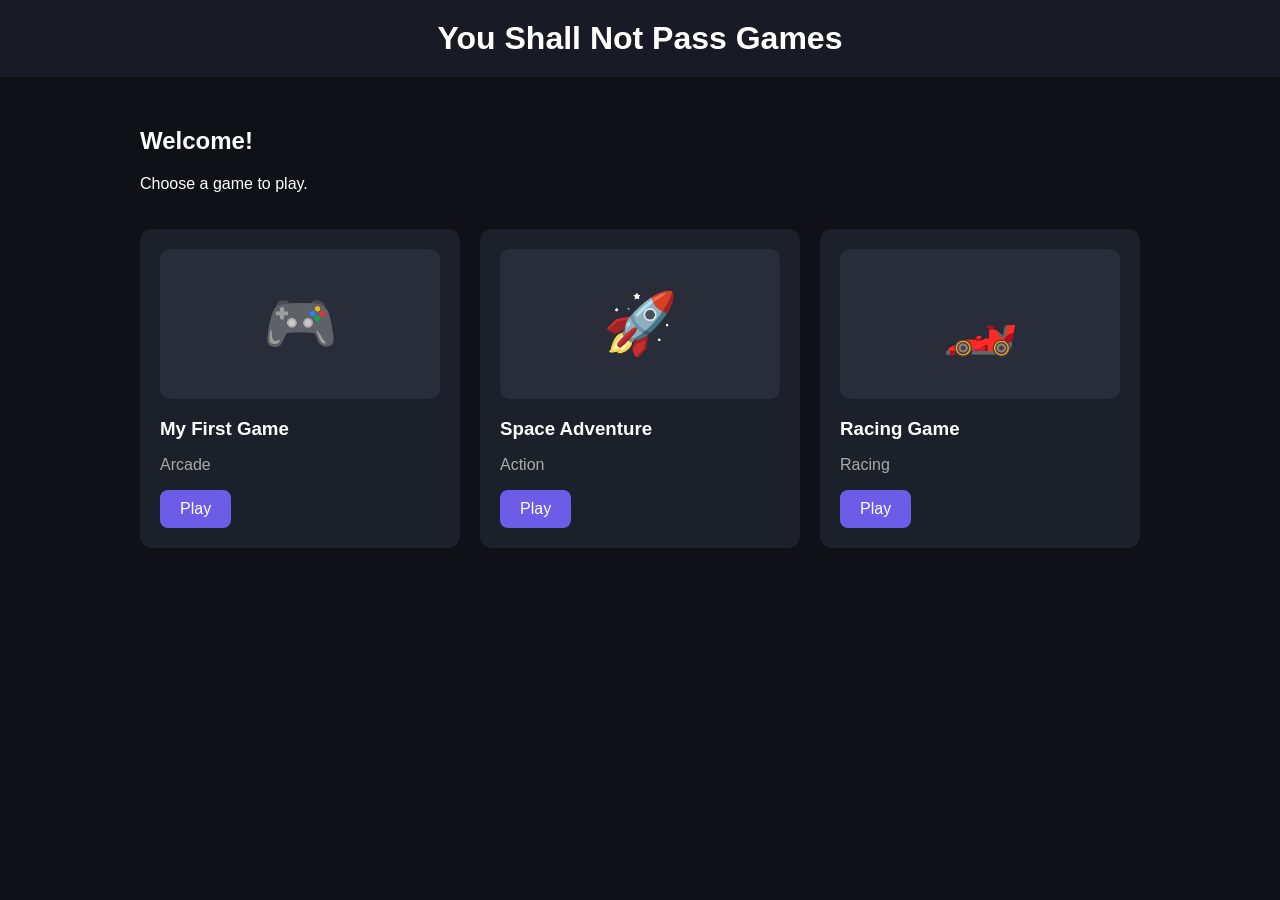
<file: index.html>
<!DOCTYPE html>
<html>
<head>
    <title>You Shall Not Pass Games</title>
    <link rel="stylesheet" href="style.css">
</head>

<body>

    <header>
        <h1>You Shall Not Pass Games</h1>
    </header>

    <main>
        <h2>Welcome!</h2>
        <p>Choose a game to play.</p>

<div class="games">

    <div class="game-card">
        <div class="game-image">
            🎮
        </div>

        <h3>My First Game</h3>

        <p>Arcade</p>

        <a href="game1.html">
    <button>Play</button>
</a>
    </div>
<div class="game-card">
    <div class="game-image">
        🚀
    </div>

    <h3>Space Adventure</h3>

    <p>Action</p>

    <button>Play</button>
</div>
<div class="game-card">
    <div class="game-image">
        🏎️
    </div>

    <h3>Racing Game</h3>

    <p>Racing</p>

    <button>Play</button>
</div>
</div>

    </main>

</body>
</html>
</file>
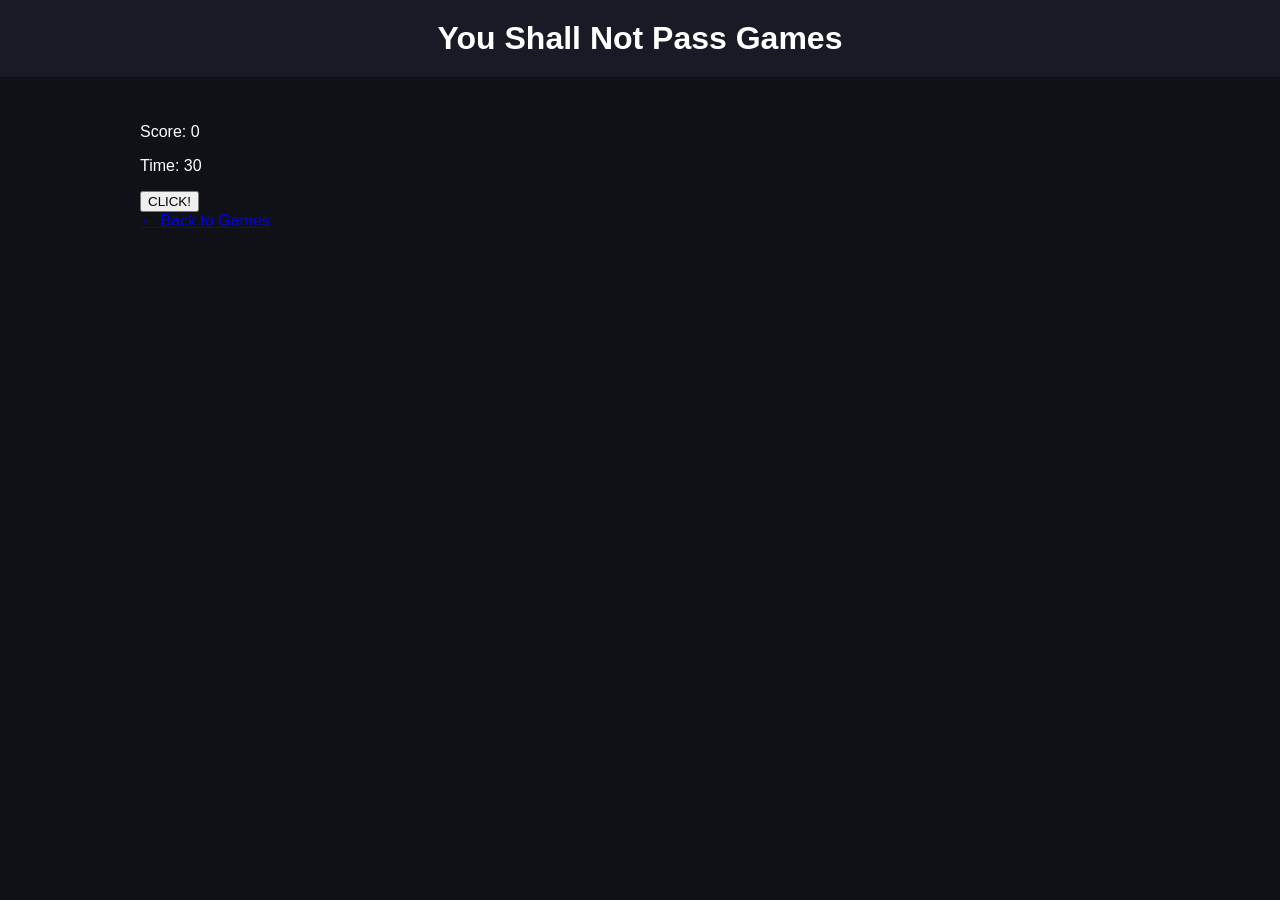
<file: game1.html>
<!DOCTYPE html>
<html>

<head>
    <title>My First Game - You Shall Not Pass Games</title>
    <link rel="stylesheet" href="style.css">
</head>

<body>

    <header>
        <h1>You Shall Not Pass Games</h1>
    </header>

    <main>

<div class="game-area">

    <p>Score: <span id="score">0</span></p>

    <p>Time: <span id="timer">30</span></p>

    <button onclick="addPoint()">CLICK!</button>

    <div id="game-over">
    <h2>GAME OVER!</h2>
    <p>Final Score: <span id="final-score">0</span></p>
    <button onclick="restartGame()">PLAY AGAIN</button>
</div>
</div>

        <a href="index.html">← Back to Games</a>

    </main>

    <script src="script.html"></script>

</body>

</html>
</file>
<file: style.css>
body {
    margin: 0;
    font-family: Arial, sans-serif;
    background: #0f1117;
    color: white;
}

header {
    background: #181b25;
    padding: 20px;
    text-align: center;
}

header h1 {
    margin: 0;
    font-size: 32px;
}

main {
    max-width: 1000px;
    margin: auto;
    padding: 30px 20px;
}
.games {
    display: grid;
    grid-template-columns: repeat(3, 1fr);
    gap: 20px;
}
.game-card {
    background: #1c202b;
    border-radius: 12px;
    padding: 20px;
    margin-top: 20px;
}
.game-image {
    height: 150px;
    background: #292d3a;
    border-radius: 10px;
    display: flex;
    align-items: center;
    justify-content: center;
    font-size: 60px;
}

.game-card h3 {
    margin-bottom: 5px;
}

.game-card p {
    color: #aaa;
}

.game-card button {
    background: #6c5ce7;
    color: white;
    border: none;
    padding: 10px 20px;
    border-radius: 8px;
    cursor: pointer;
    font-size: 16px;
}

.game-card button:hover {
    background: #5848c2;
}
#game-over {
    display: none;
}
</file>
